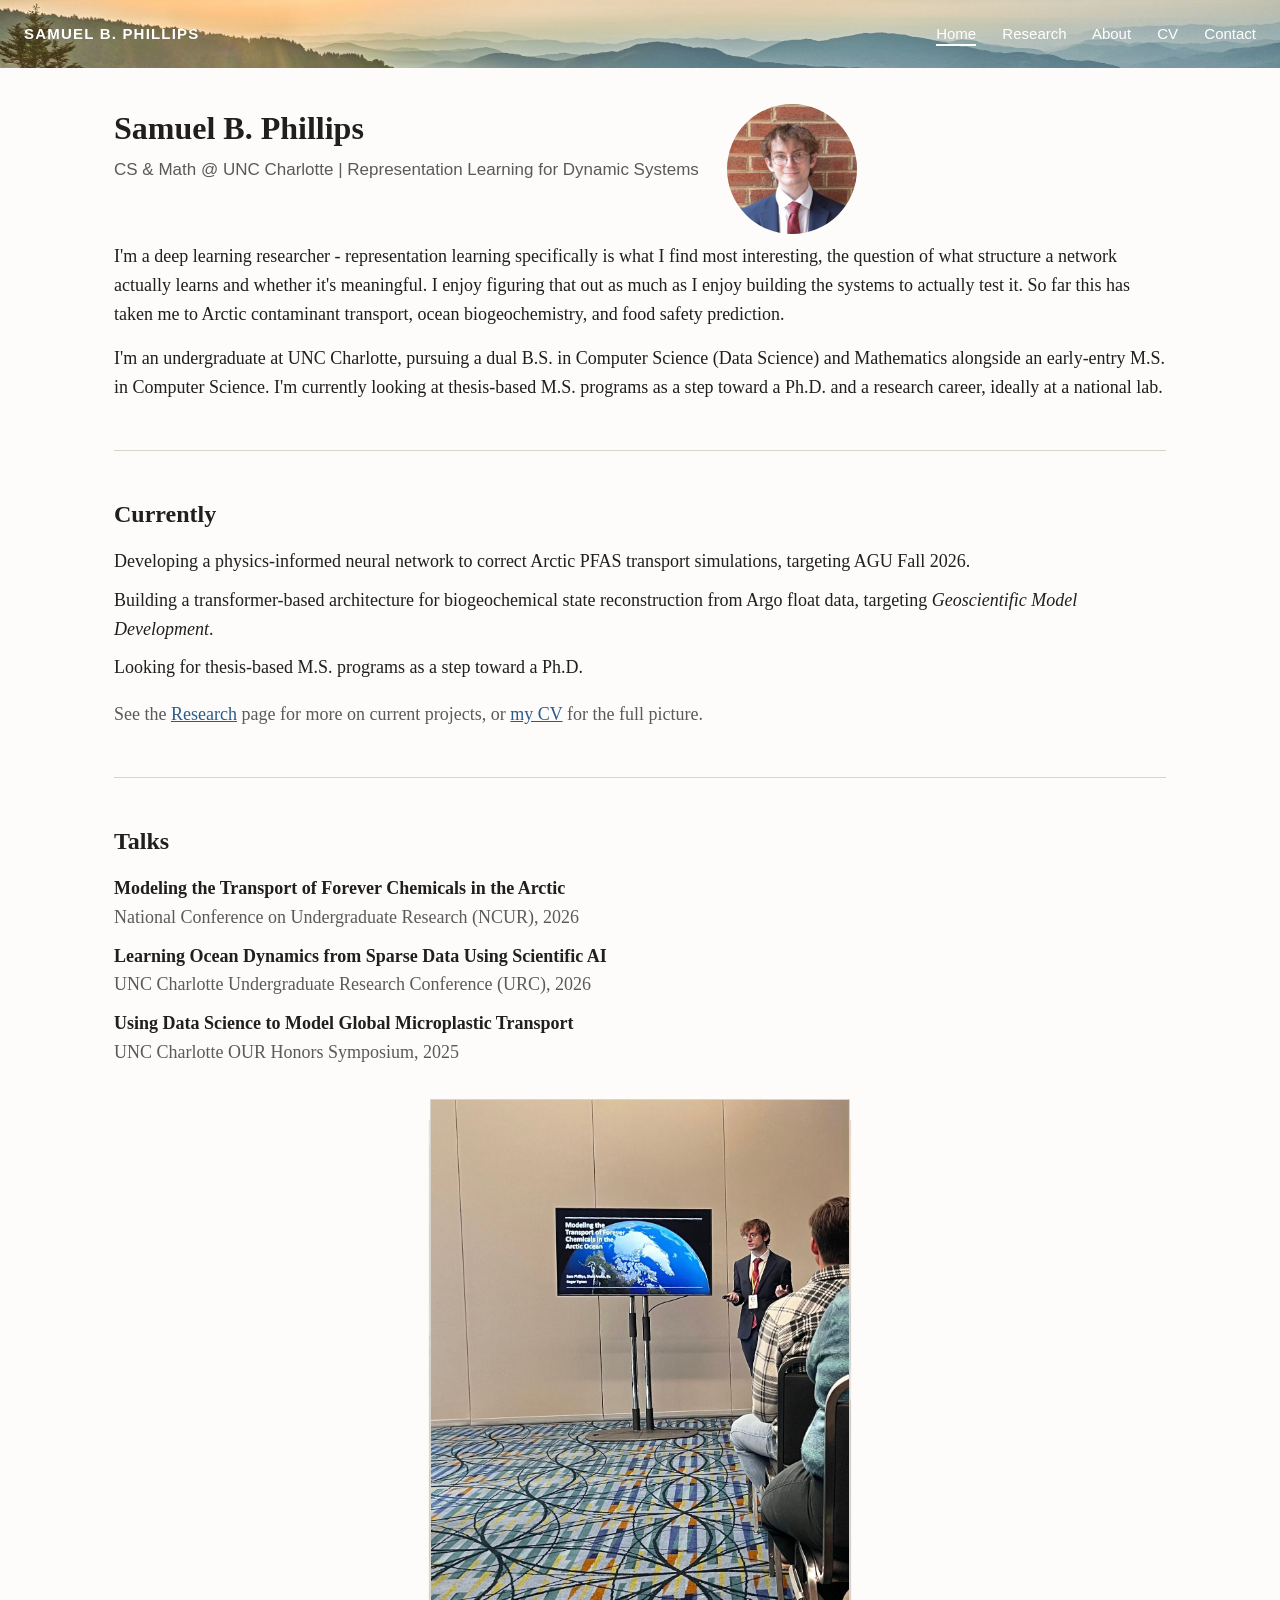
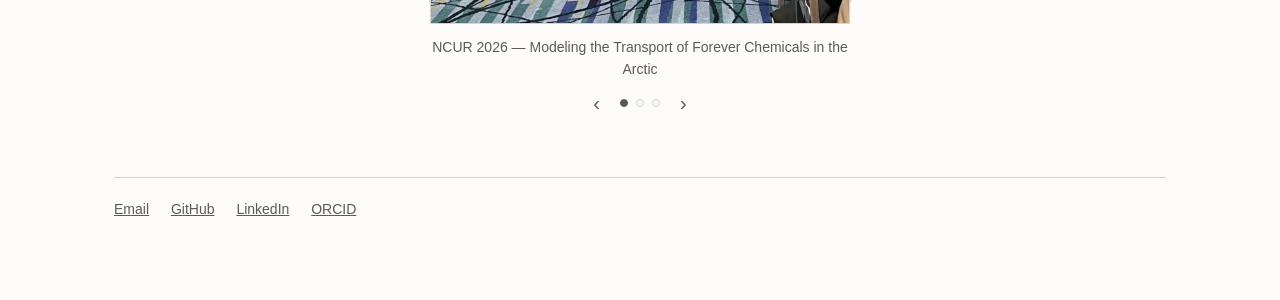
<file: index.html>
<!DOCTYPE html>
<html lang="en">
<head>
<meta charset="utf-8">
<meta name="viewport" content="width=device-width, initial-scale=1">
<title>Samuel Benjamin Phillips</title>
<meta name="description" content="Samuel B. Phillips — undergraduate researcher in data science and mathematics.">
<link rel="stylesheet" href="assets/style.css">
</head>
<body>
<header class="site-banner">
<p class="site-title"><a href="index.html">Samuel B. Phillips</a></p>
<nav class="site-nav">
<a href="index.html" class="current">Home</a>
<a href="research.html">Research</a>
<a href="about.html">About</a>
<a href="cv.html">CV</a>
<a href="contact.html">Contact</a>
</nav>
</header>
<div class="wrap">
<main>
<div class="intro">
<div class="intro-text">
<h1>Samuel B. Phillips</h1>
<p class="tagline">
            CS &amp; Math @ UNC Charlotte | Representation Learning for Dynamic Systems
</p>
</div>
<img class="intro-photo" src="assets/index_headshot.png" alt="Photo of Samuel Benjamin Phillips">
</div>
<p>
        I'm a deep learning researcher &dash; representation learning specifically is
        what I find most interesting, the question of what structure a network
        actually learns and whether it's meaningful. I enjoy figuring that out as
        much as I enjoy building the systems to actually test it. So far this has
        taken me to Arctic contaminant transport, ocean biogeochemistry, and food
        safety prediction.
</p>
<p>
        I'm an undergraduate at UNC Charlotte, pursuing a dual B.S. in Computer
        Science (Data Science) and Mathematics alongside an early-entry M.S. in
        Computer Science. I'm currently looking at thesis-based M.S. programs as a
        step toward a Ph.D. and a research career, ideally at a national lab.
</p>
<hr class="divider">
<h2>Currently</h2>
<ul class="plain">
<li>Developing a physics-informed neural network to correct Arctic PFAS
          transport simulations, targeting AGU Fall 2026.</li>
<li>Building a transformer-based architecture for biogeochemical state
          reconstruction from Argo float data, targeting <em>Geoscientific Model
          Development</em>.</li>
<li>Looking for thesis-based M.S. programs as a step toward a Ph.D.</li>
</ul>
<p class="muted">
        See the <a href="research.html">Research</a> page for more on current projects,
        or <a href="cv.html">my CV</a> for the full picture.
</p>
<hr class="divider">
<h2>Talks</h2>
<ul class="plain">
<li><strong>Modeling the Transport of Forever Chemicals in the Arctic</strong><br>
<span class="muted">National Conference on Undergraduate Research (NCUR), 2026</span></li>
<li><strong>Learning Ocean Dynamics from Sparse Data Using Scientific AI</strong><br>
<span class="muted">UNC Charlotte Undergraduate Research Conference (URC), 2026</span></li>
<li><strong>Using Data Science to Model Global Microplastic Transport</strong><br>
<span class="muted">UNC Charlotte OUR Honors Symposium, 2025</span></li>
</ul>
<div class="carousel" id="talks-carousel">
<div class="carousel-track">
<figure class="carousel-slide">
<img src="assets/NCUR_2026_Talk.jpeg" alt="Presenting at NCUR 2026">
</figure>
<figure class="carousel-slide">
<img src="assets/UNCC_URC26_talk.jpeg" alt="Presenting at UNCC URC 2026">
</figure>
<figure class="carousel-slide">
<img src="assets/Honors_symposium25_talk.webp" alt="Presenting at the UNCC OUR Honors Symposium 2025">
</figure>
</div>
<p class="carousel-caption">NCUR 2026 &mdash; Modeling the Transport of Forever Chemicals in the Arctic</p>
<div class="carousel-controls">
<button class="carousel-btn prev" aria-label="Previous photo" type="button">&#8249;</button>
<div class="carousel-dots" role="tablist" aria-label="Slide navigation">
<button class="carousel-dot is-active" type="button" aria-label="Slide 1"></button>
<button class="carousel-dot" type="button" aria-label="Slide 2"></button>
<button class="carousel-dot" type="button" aria-label="Slide 3"></button>
</div>
<button class="carousel-btn next" aria-label="Next photo" type="button">&#8250;</button>
</div>
</div>
<script>
(function () {
  var carousel = document.getElementById('talks-carousel');
  var slides = carousel.querySelectorAll('.carousel-slide');
  var dots = carousel.querySelectorAll('.carousel-dot');
  var caption = carousel.querySelector('.carousel-caption');
  var captions = [
    'NCUR 2026 — Modeling the Transport of Forever Chemicals in the Arctic',
    'UNCC URC 2026 — Learning Ocean Dynamics from Sparse Data Using Scientific AI',
    'UNCC OUR Honors Symposium 2025 — Using Data Science to Model Global Microplastic Transport'
  ];
  var index = 0;

  function show(i) {
    index = (i + slides.length) % slides.length;
    var prevIndex = (index - 1 + slides.length) % slides.length;
    var nextIndex = (index + 1) % slides.length;

    slides.forEach(function (slide, si) {
      slide.classList.remove('is-active', 'is-prev', 'is-next');
      if (si === index) slide.classList.add('is-active');
      else if (si === prevIndex) slide.classList.add('is-prev');
      else if (si === nextIndex) slide.classList.add('is-next');
    });

    caption.textContent = captions[index];

    dots.forEach(function (dot, di) {
      dot.classList.toggle('is-active', di === index);
    });
  }

  carousel.querySelector('.prev').addEventListener('click', function () {
    show(index - 1);
  });
  carousel.querySelector('.next').addEventListener('click', function () {
    show(index + 1);
  });
  dots.forEach(function (dot, di) {
    dot.addEventListener('click', function () { show(di); });
  });

  show(0);
})();
</script>
</main>
<footer>
<a href="mailto:sphill86@uncc.edu">Email</a>
<a href="https://github.com/samphillips-ml" target="_blank" rel="noopener">GitHub</a>
<a href="https://www.linkedin.com/in/sam-phillips1625/" target="_blank" rel="noopener">LinkedIn</a>
<a href="https://orcid.org/0009-0002-5877-5979" target="_blank" rel="noopener">ORCID</a>
</footer>
</div>
</body>
</html>
</file>
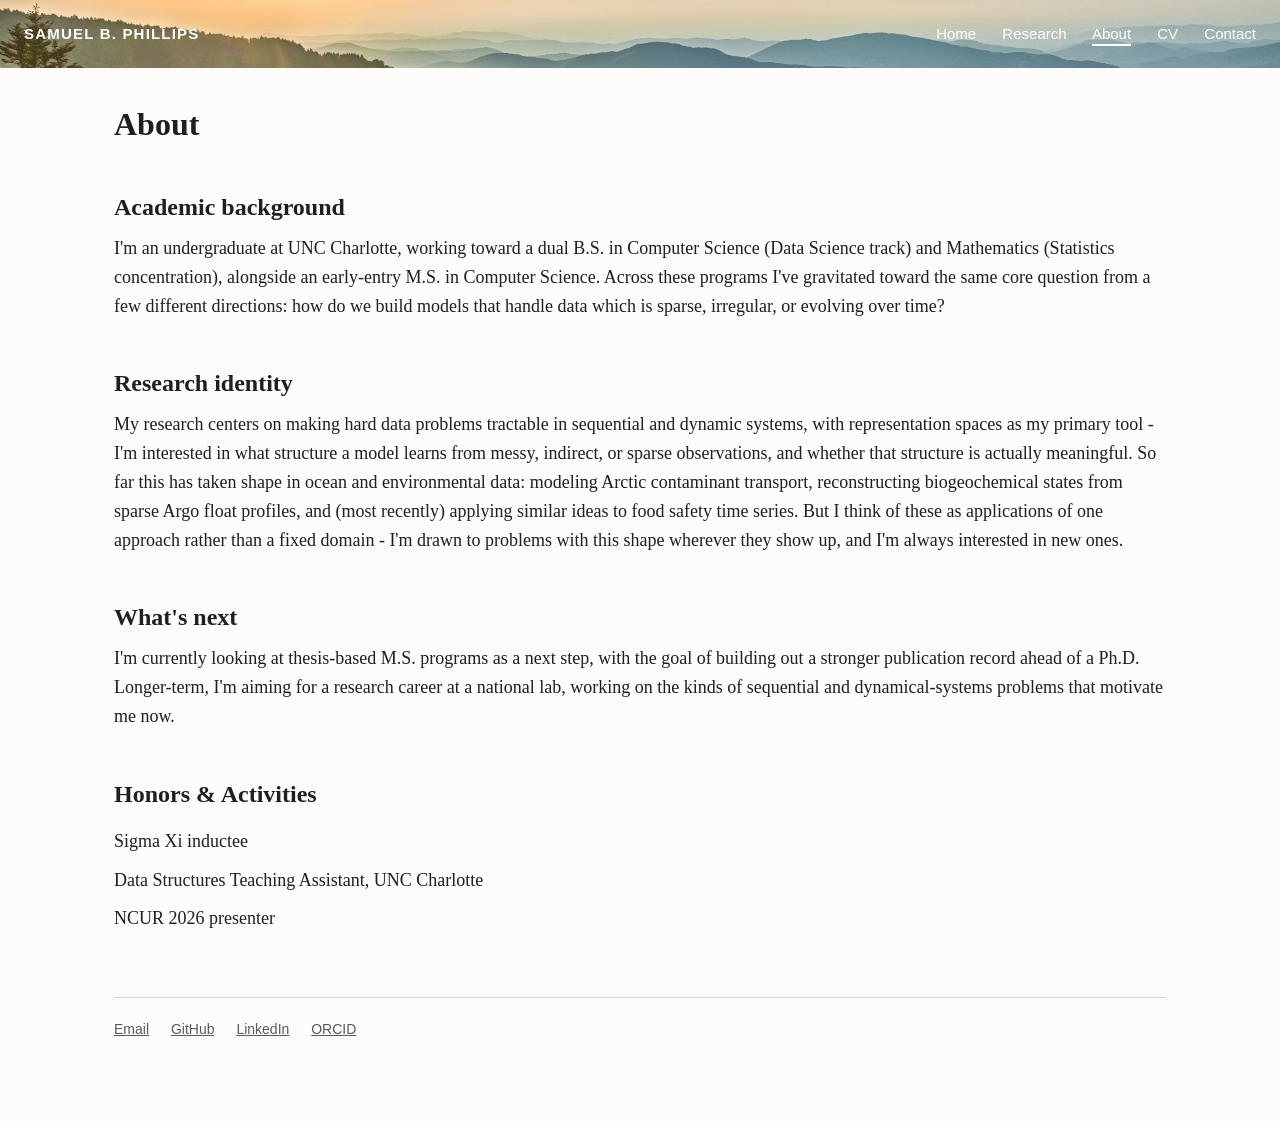
<file: about.html>
<!DOCTYPE html>
<html lang="en">
<head>
  <meta charset="utf-8">
  <meta name="viewport" content="width=device-width, initial-scale=1">
  <title>About — Samuel B. Phillips</title>
  <link rel="stylesheet" href="assets/style.css">
</head>
<body>
  <header class="site-banner">
    <p class="site-title"><a href="index.html">Samuel B. Phillips</a></p>
    <nav class="site-nav">
      <a href="index.html">Home</a>
      <a href="research.html">Research</a>
      <a href="about.html" class="current">About</a>
      <a href="cv.html">CV</a>
      <a href="contact.html">Contact</a>
    </nav>
  </header>

  <div class="wrap">
    <main>
      <h1>About</h1>

      <h2>Academic background</h2>
      <p>
        I'm an undergraduate at UNC Charlotte, working toward a dual B.S. in Computer
        Science (Data Science track) and Mathematics (Statistics concentration),
        alongside an early-entry M.S. in Computer Science. Across these programs I've
        gravitated toward the same core question from a few different directions: how
        do we build models that handle data which is sparse, irregular, or evolving
        over time?
      </p>

      <h2>Research identity</h2>
      <p>
        My research centers on making hard data problems tractable in sequential and
        dynamic systems, with representation spaces as my primary tool &dash; I'm
        interested in what structure a model learns from messy, indirect, or sparse
        observations, and whether that structure is actually meaningful. So far this
        has taken shape in ocean and environmental data: modeling Arctic contaminant
        transport, reconstructing biogeochemical states from sparse Argo float
        profiles, and (most recently) applying similar ideas to food safety time
        series. But I think of these as applications of one approach rather than a
        fixed domain &dash; I'm drawn to problems with this shape wherever they show
        up, and I'm always interested in new ones.
      </p>

      <h2>What's next</h2>
      <p>
        I'm currently looking at thesis-based M.S. programs as a next step, with the
        goal of building out a stronger publication record ahead of a Ph.D.
        Longer-term, I'm aiming for a research career at a national lab, working on
        the kinds of sequential and dynamical-systems problems that motivate me now.
      </p>

      <h2>Honors &amp; Activities</h2>
      <ul class="plain">
        <li>Sigma Xi inductee</li>
        <li>Data Structures Teaching Assistant, UNC Charlotte</li>
        <li>NCUR 2026 presenter</li>
      </ul>
    </main>

    <footer>
      <a href="mailto:sphill86@uncc.edu">Email</a>
      <a href="https://github.com/samphillips-ml" target="_blank" rel="noopener">GitHub</a>
      <a href="https://www.linkedin.com/in/sam-phillips1625/" target="_blank" rel="noopener">LinkedIn</a>
      <a href="https://orcid.org/0009-0002-5877-5979" target="_blank" rel="noopener">ORCID</a>
    </footer>
  </div>
</body>
</html>
</file>
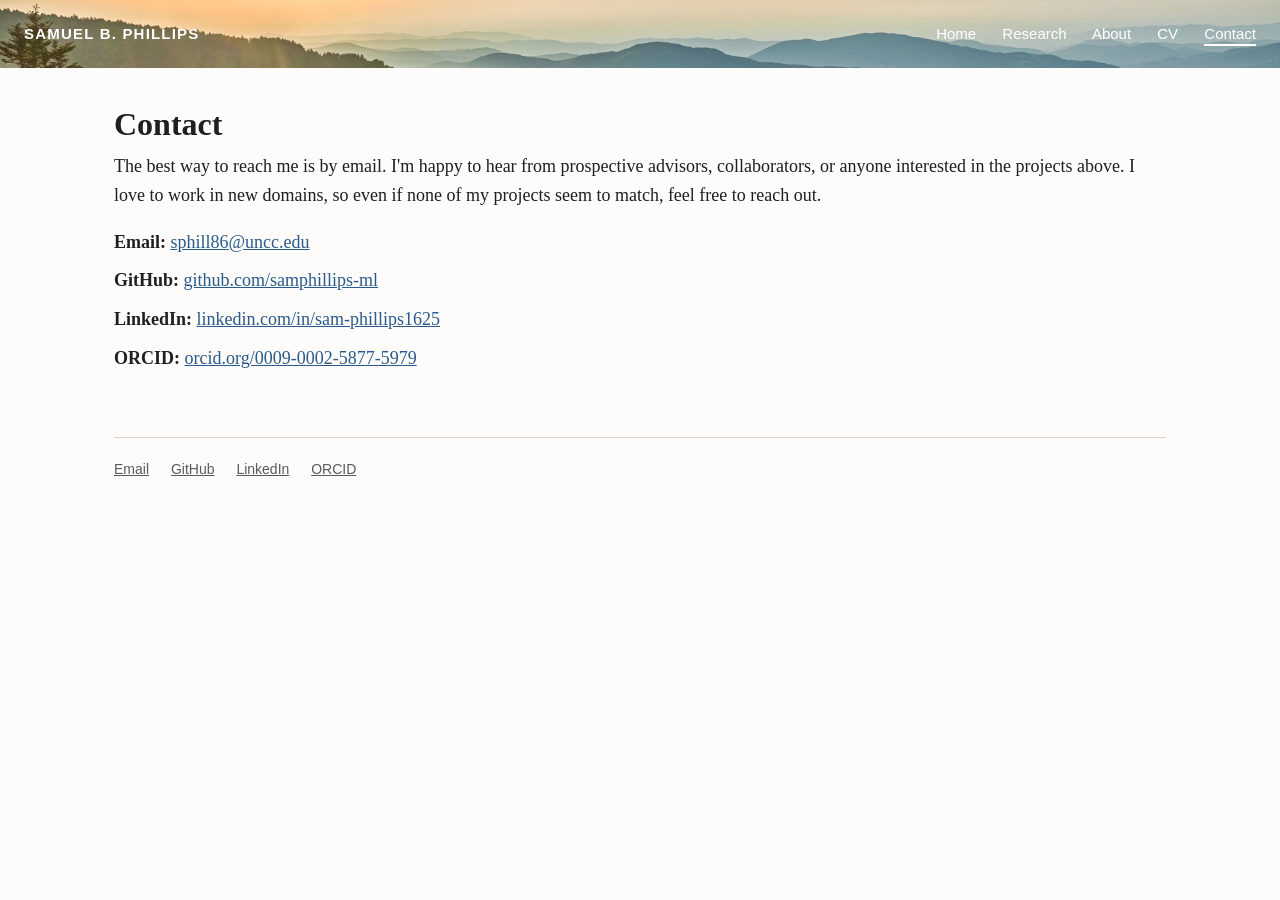
<file: contact.html>
<!DOCTYPE html>
<html lang="en">
<head>
<meta charset="utf-8">
<meta name="viewport" content="width=device-width, initial-scale=1">
<title>Contact — Samuel B. Phillips</title>
<link rel="stylesheet" href="assets/style.css">
</head>
<body>
<header class="site-banner">
<p class="site-title"><a href="index.html">Samuel B. Phillips</a></p>
<nav class="site-nav">
<a href="index.html">Home</a>
<a href="research.html">Research</a>
<a href="about.html">About</a>
<a href="cv.html">CV</a>
<a href="contact.html" class="current">Contact</a>
</nav>
</header>
<div class="wrap">
<main>
<h1>Contact</h1>
<p>
        The best way to reach me is by email. I'm happy to hear from prospective
        advisors, collaborators, or anyone interested in the projects above. I love to work in new domains,
        so even if none of my projects seem to match, feel free to reach out.
</p>
<ul class="plain">
<li><strong>Email:</strong> <a href="mailto:sphill86@uncc.edu">sphill86@uncc.edu</a></li>
<li><strong>GitHub:</strong> <a href="https://github.com/samphillips-ml" target="_blank" rel="noopener">github.com/samphillips-ml</a></li>
<li><strong>LinkedIn:</strong> <a href="https://www.linkedin.com/in/sam-phillips1625/" target="_blank" rel="noopener">linkedin.com/in/sam-phillips1625</a></li>
<li><strong>ORCID:</strong> <a href="https://orcid.org/0009-0002-5877-5979" target="_blank" rel="noopener">orcid.org/0009-0002-5877-5979</a></li>
</ul>
</main>
<footer>
<a href="mailto:sphill86@uncc.edu">Email</a>
<a href="https://github.com/samphillips-ml" target="_blank" rel="noopener">GitHub</a>
<a href="https://www.linkedin.com/in/sam-phillips1625/" target="_blank" rel="noopener">LinkedIn</a>
<a href="https://orcid.org/0009-0002-5877-5979" target="_blank" rel="noopener">ORCID</a>
</footer>
</div>
</body>
</html>
</file>
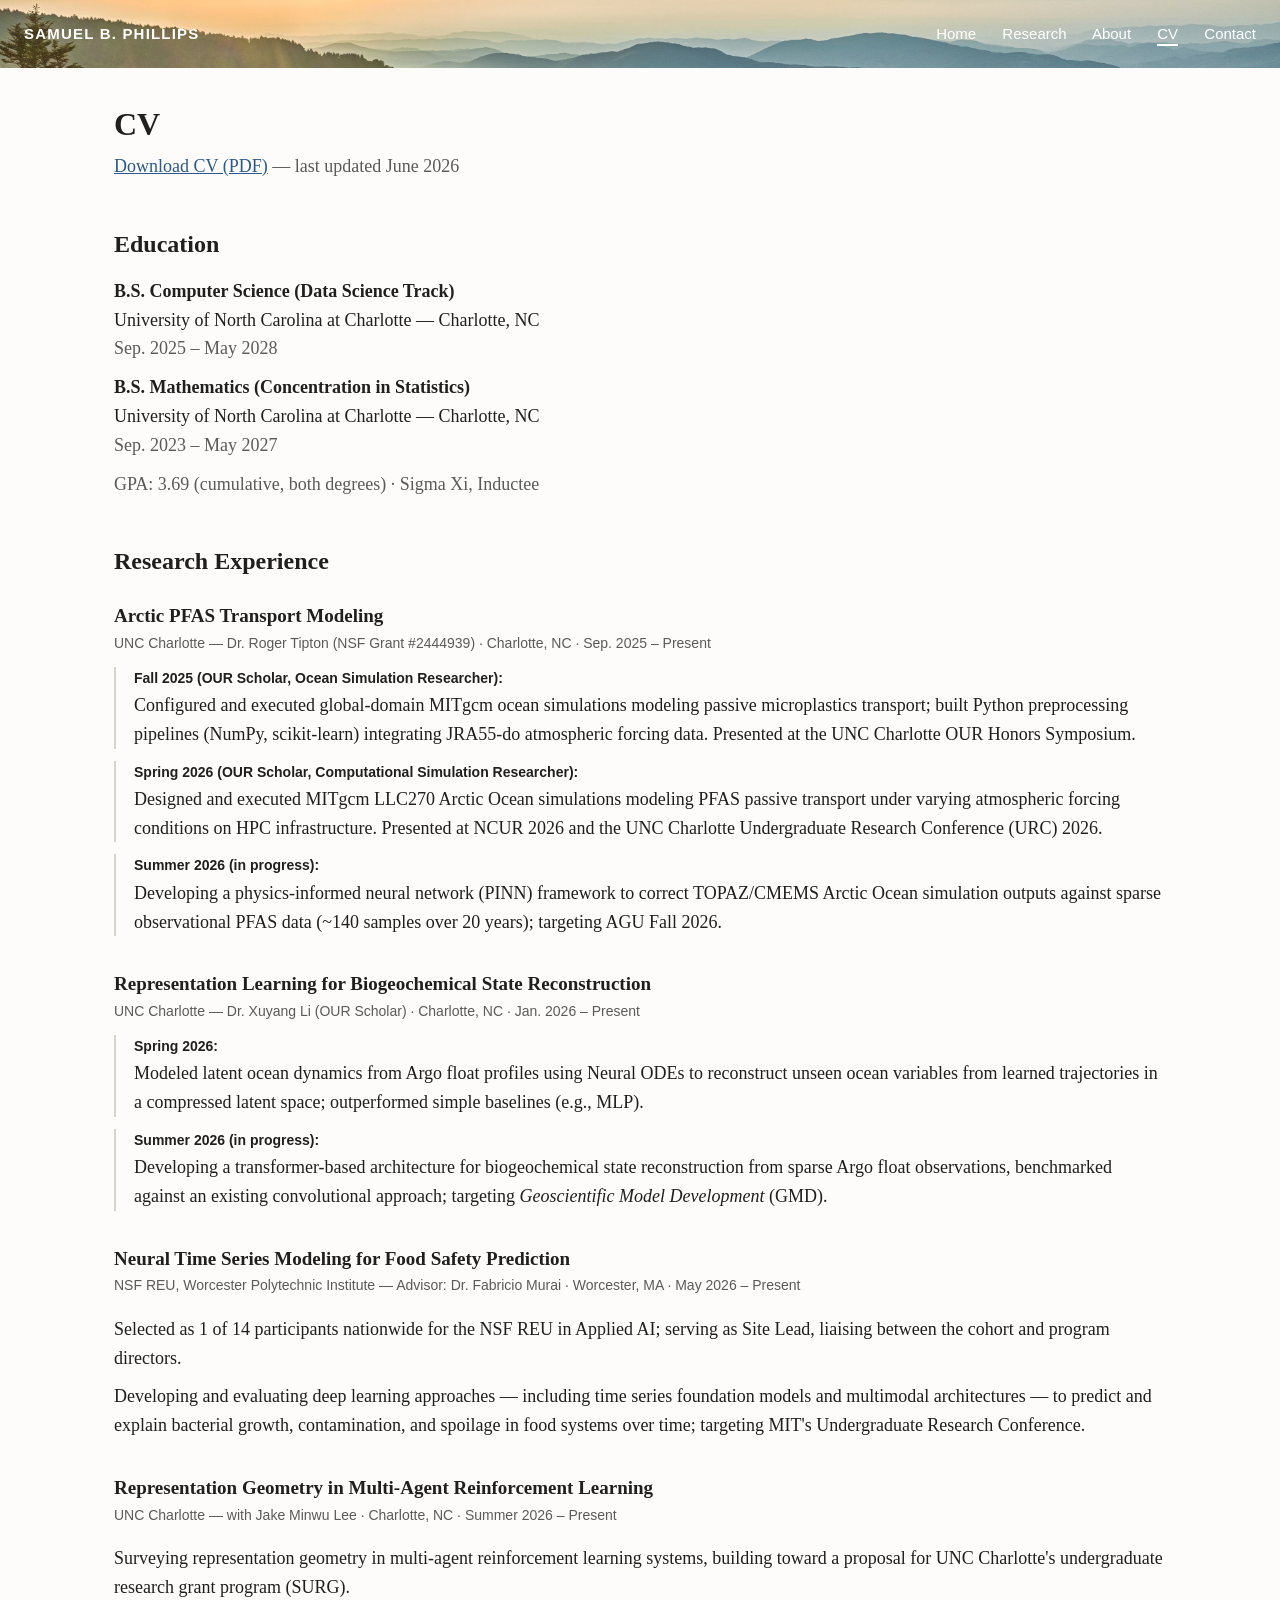
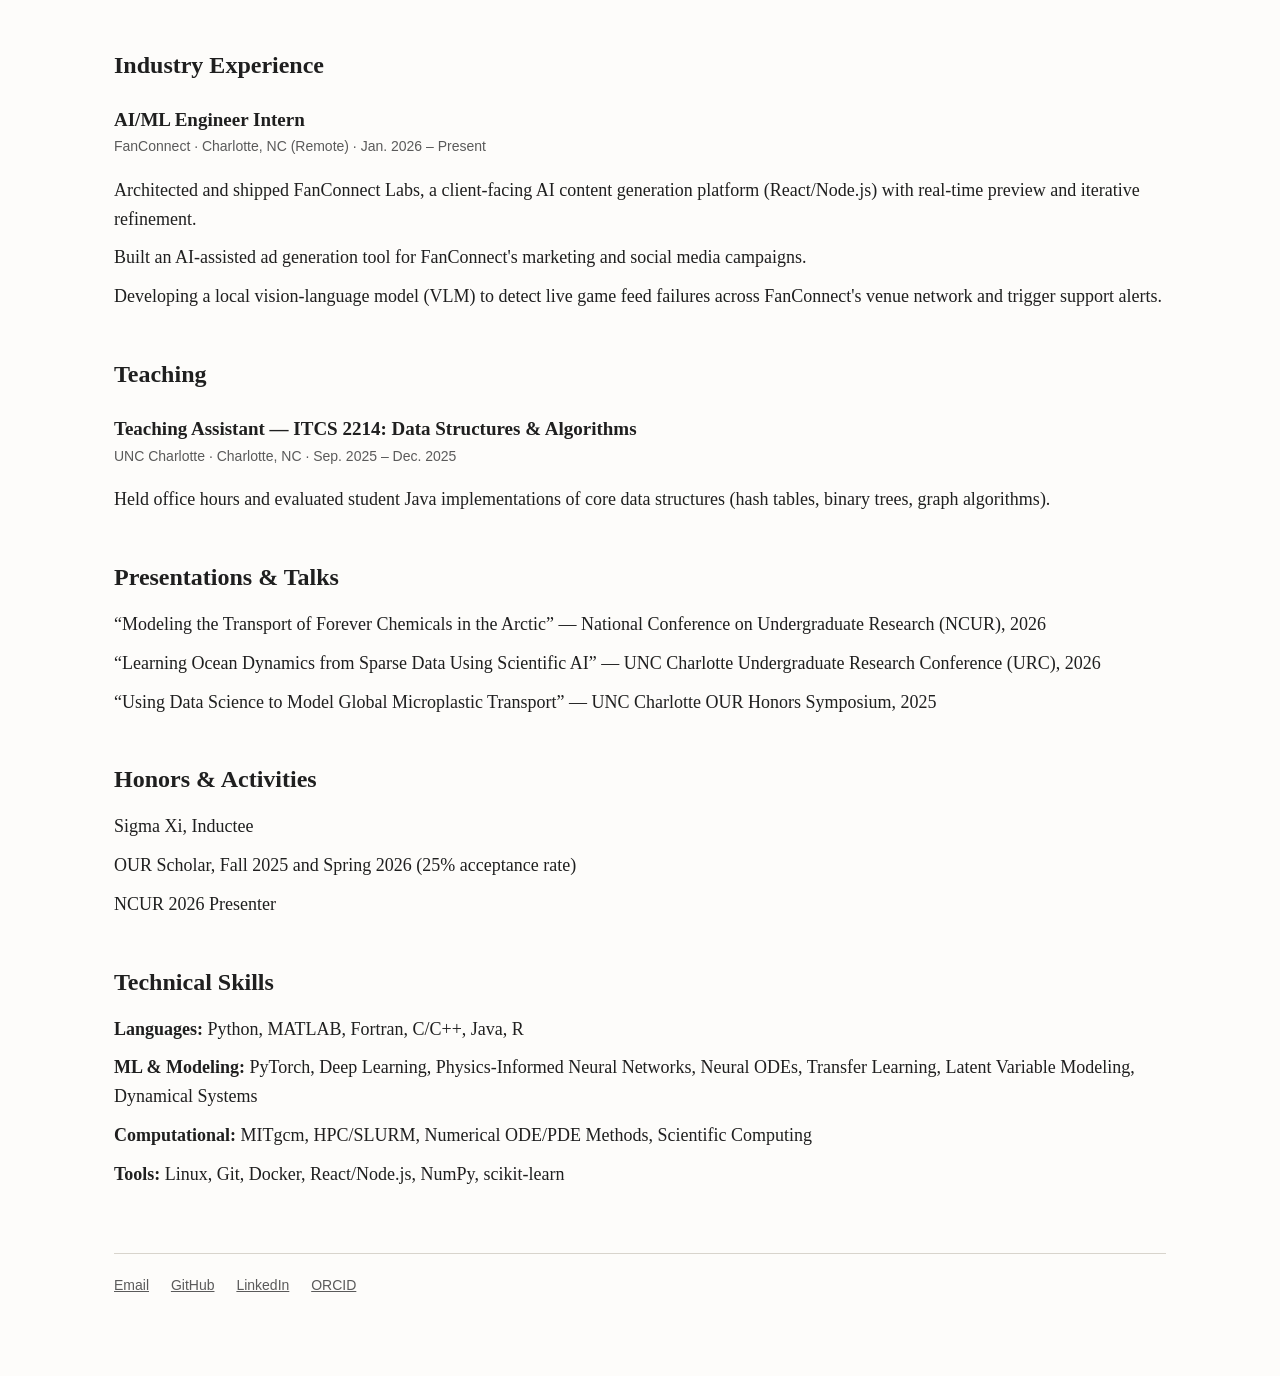
<file: cv.html>
<!DOCTYPE html>
<html lang="en">
<head>
  <meta charset="utf-8">
  <meta name="viewport" content="width=device-width, initial-scale=1">
  <title>CV — Samuel B. Phillips</title>
  <link rel="stylesheet" href="assets/style.css">
</head>
<body>
  <header class="site-banner">
    <p class="site-title"><a href="index.html">Samuel B. Phillips</a></p>
    <nav class="site-nav">
      <a href="index.html">Home</a>
      <a href="research.html">Research</a>
      <a href="about.html">About</a>
      <a href="cv.html" class="current">CV</a>
      <a href="contact.html">Contact</a>
    </nav>
  </header>

  <div class="wrap">
    <main>
      <h1>CV</h1>

      <p>
        <a href="assets/CV.pdf">Download CV (PDF)</a>
        <span class="muted">— last updated June 2026</span>
      </p>

      <h2>Education</h2>
      <ul class="plain">
        <li>
          <strong>B.S. Computer Science (Data Science Track)</strong><br>
          University of North Carolina at Charlotte &mdash; Charlotte, NC<br>
          <span class="muted">Sep. 2025 – May 2028</span>
        </li>
        <li>
          <strong>B.S. Mathematics (Concentration in Statistics)</strong><br>
          University of North Carolina at Charlotte &mdash; Charlotte, NC<br>
          <span class="muted">Sep. 2023 – May 2027</span>
        </li>
        <li class="muted">GPA: 3.69 (cumulative, both degrees) &middot; Sigma Xi, Inductee</li>
      </ul>

      <h2>Research Experience</h2>

      <div class="entry">
        <h3>Arctic PFAS Transport Modeling</h3>
        <p class="meta">UNC Charlotte &mdash; Dr. Roger Tipton (NSF Grant #2444939) &middot; Charlotte, NC &middot; Sep. 2025 – Present</p>
        <ul class="phases">
          <li><strong>Fall 2025 (OUR Scholar, Ocean Simulation Researcher):</strong> Configured and
            executed global-domain MITgcm ocean simulations modeling passive microplastics
            transport; built Python preprocessing pipelines (NumPy, scikit-learn) integrating
            JRA55-do atmospheric forcing data. Presented at the UNC Charlotte OUR Honors
            Symposium.</li>
          <li><strong>Spring 2026 (OUR Scholar, Computational Simulation Researcher):</strong>
            Designed and executed MITgcm LLC270 Arctic Ocean simulations modeling PFAS passive
            transport under varying atmospheric forcing conditions on HPC infrastructure.
            Presented at NCUR 2026 and the UNC Charlotte Undergraduate Research Conference (URC)
            2026.</li>
          <li><strong>Summer 2026 (in progress):</strong> Developing a physics-informed neural
            network (PINN) framework to correct TOPAZ/CMEMS Arctic Ocean simulation outputs
            against sparse observational PFAS data (~140 samples over 20 years); targeting AGU
            Fall 2026.</li>
        </ul>
      </div>

      <div class="entry">
        <h3>Representation Learning for Biogeochemical State Reconstruction</h3>
        <p class="meta">UNC Charlotte &mdash; Dr. Xuyang Li (OUR Scholar) &middot; Charlotte, NC &middot; Jan. 2026 – Present</p>
        <ul class="phases">
          <li><strong>Spring 2026:</strong> Modeled latent ocean dynamics from Argo float profiles
            using Neural ODEs to reconstruct unseen ocean variables from learned trajectories in a
            compressed latent space; outperformed simple baselines (e.g., MLP).</li>
          <li><strong>Summer 2026 (in progress):</strong> Developing a transformer-based
            architecture for biogeochemical state reconstruction from sparse Argo float
            observations, benchmarked against an existing convolutional approach; targeting
            <em>Geoscientific Model Development</em> (GMD).</li>
        </ul>
      </div>

      <div class="entry">
        <h3>Neural Time Series Modeling for Food Safety Prediction</h3>
        <p class="meta">NSF REU, Worcester Polytechnic Institute &mdash; Advisor: Dr. Fabricio Murai &middot; Worcester, MA &middot; May 2026 – Present</p>
        <ul class="plain">
          <li>Selected as 1 of 14 participants nationwide for the NSF REU in Applied AI; serving as
            Site Lead, liaising between the cohort and program directors.</li>
          <li>Developing and evaluating deep learning approaches &mdash; including time series
            foundation models and multimodal architectures &mdash; to predict and explain
            bacterial growth, contamination, and spoilage in food systems over time; targeting
            MIT's Undergraduate Research Conference.</li>
        </ul>
      </div>

      <div class="entry">
        <h3>Representation Geometry in Multi-Agent Reinforcement Learning</h3>
        <p class="meta">UNC Charlotte &mdash; with Jake Minwu Lee &middot; Charlotte, NC &middot; Summer 2026 – Present</p>
        <ul class="plain">
          <li>Surveying representation geometry in multi-agent reinforcement learning systems,
            building toward a proposal for UNC Charlotte's undergraduate research grant program
            (SURG).</li>
        </ul>
      </div>

      <h2>Industry Experience</h2>

      <div class="entry">
        <h3>AI/ML Engineer Intern</h3>
        <p class="meta">FanConnect &middot; Charlotte, NC (Remote) &middot; Jan. 2026 – Present</p>
        <ul class="plain">
          <li>Architected and shipped FanConnect Labs, a client-facing AI content generation
            platform (React/Node.js) with real-time preview and iterative refinement.</li>
          <li>Built an AI-assisted ad generation tool for FanConnect's marketing and social media
            campaigns.</li>
          <li>Developing a local vision-language model (VLM) to detect live game feed failures
            across FanConnect's venue network and trigger support alerts.</li>
        </ul>
      </div>

      <h2>Teaching</h2>

      <div class="entry">
        <h3>Teaching Assistant &mdash; ITCS 2214: Data Structures &amp; Algorithms</h3>
        <p class="meta">UNC Charlotte &middot; Charlotte, NC &middot; Sep. 2025 – Dec. 2025</p>
        <ul class="plain">
          <li>Held office hours and evaluated student Java implementations of core data structures
            (hash tables, binary trees, graph algorithms).</li>
        </ul>
      </div>

      <h2>Presentations &amp; Talks</h2>
      <ul class="plain">
        <li>&ldquo;Modeling the Transport of Forever Chemicals in the Arctic&rdquo; &mdash;
          National Conference on Undergraduate Research (NCUR), 2026</li>
        <li>&ldquo;Learning Ocean Dynamics from Sparse Data Using Scientific AI&rdquo; &mdash;
          UNC Charlotte Undergraduate Research Conference (URC), 2026</li>
        <li>&ldquo;Using Data Science to Model Global Microplastic Transport&rdquo; &mdash;
          UNC Charlotte OUR Honors Symposium, 2025</li>
      </ul>

      <h2>Honors &amp; Activities</h2>
      <ul class="plain">
        <li>Sigma Xi, Inductee</li>
        <li>OUR Scholar, Fall 2025 and Spring 2026 (25% acceptance rate)</li>
        <li>NCUR 2026 Presenter</li>
      </ul>

      <h2>Technical Skills</h2>
      <ul class="plain">
        <li><strong>Languages:</strong> Python, MATLAB, Fortran, C/C++, Java, R</li>
        <li><strong>ML &amp; Modeling:</strong> PyTorch, Deep Learning, Physics-Informed Neural
          Networks, Neural ODEs, Transfer Learning, Latent Variable Modeling, Dynamical Systems</li>
        <li><strong>Computational:</strong> MITgcm, HPC/SLURM, Numerical ODE/PDE Methods,
          Scientific Computing</li>
        <li><strong>Tools:</strong> Linux, Git, Docker, React/Node.js, NumPy, scikit-learn</li>
      </ul>
    </main>

    <footer>
      <a href="mailto:sphill86@uncc.edu">Email</a>
      <a href="https://github.com/samphillips-ml" target="_blank" rel="noopener">GitHub</a>
      <a href="https://www.linkedin.com/in/sam-phillips1625/" target="_blank" rel="noopener">LinkedIn</a>
      <a href="https://orcid.org/0009-0002-5877-5979" target="_blank" rel="noopener">ORCID</a>
    </footer>
  </div>
</body>
</html>
</file>
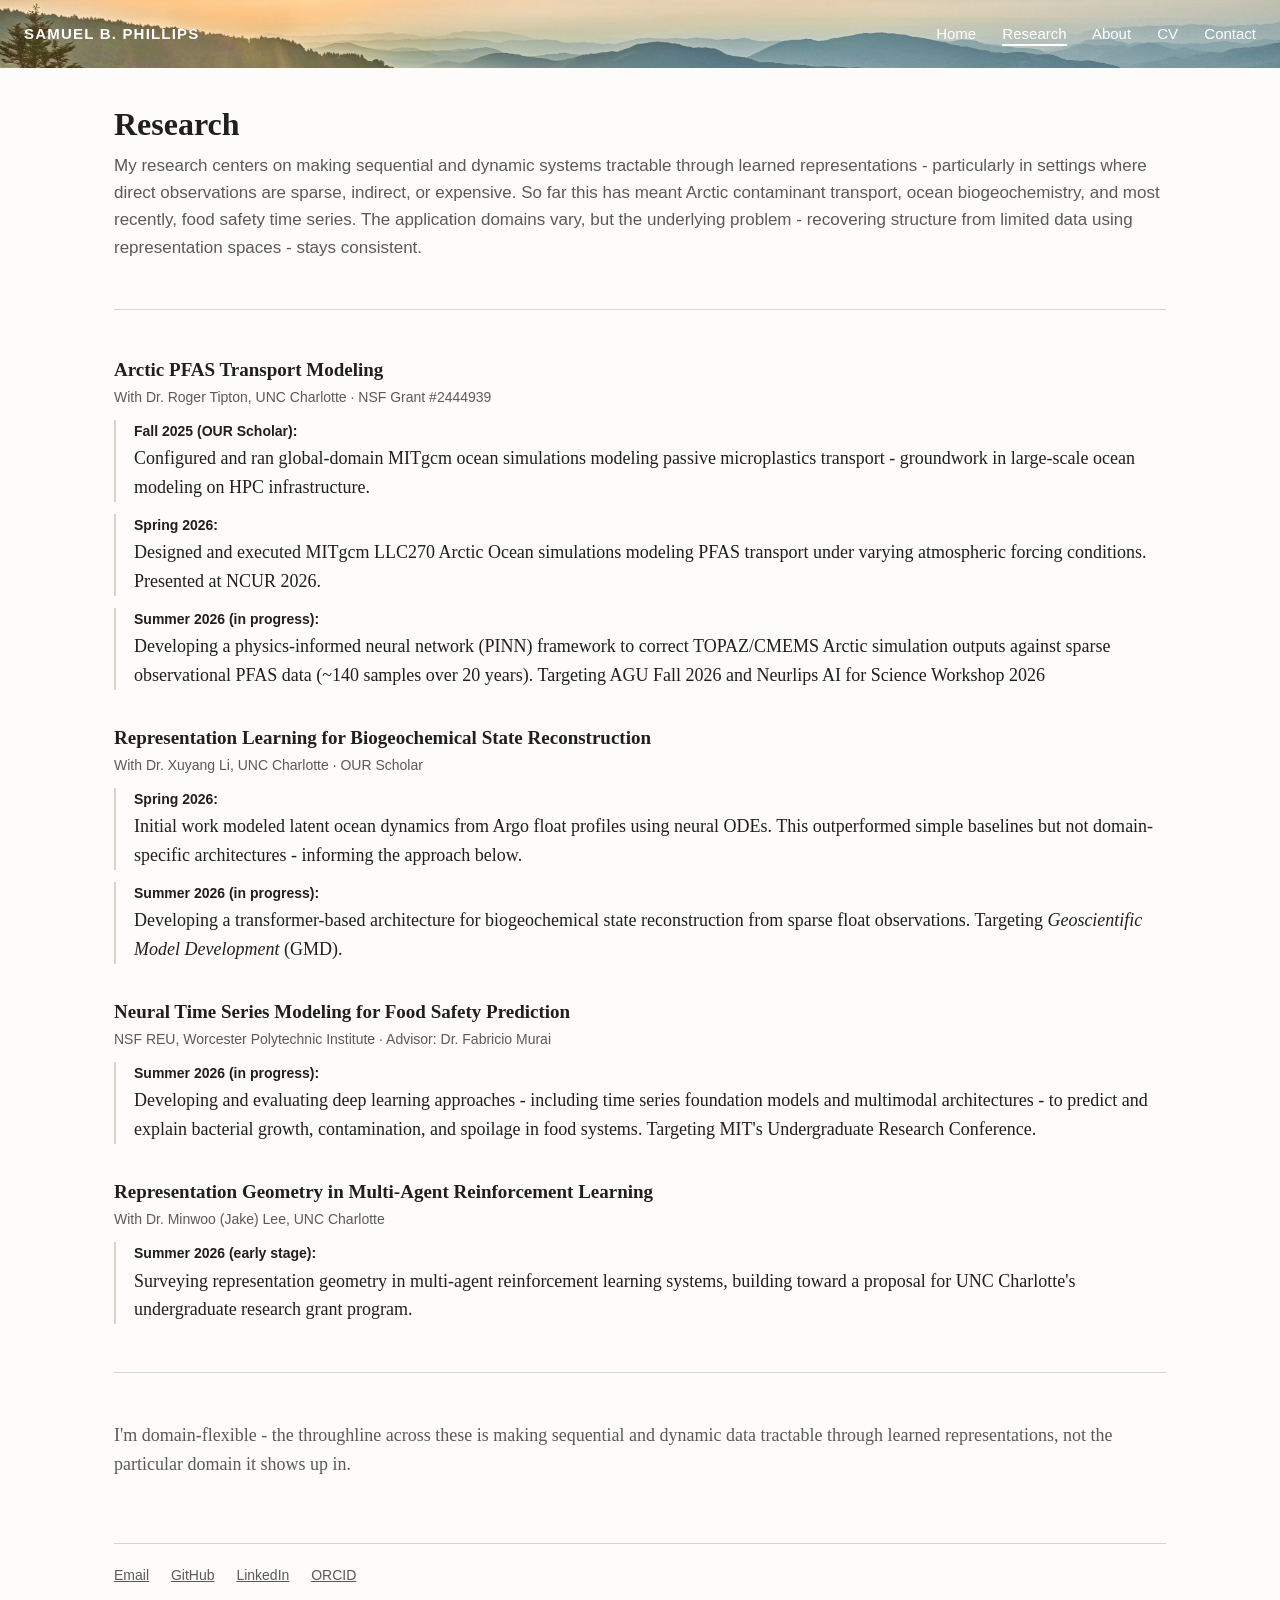
<file: research.html>
<!DOCTYPE html>
<html lang="en">
<head>
<meta charset="utf-8">
<meta name="viewport" content="width=device-width, initial-scale=1">
<title>Research — Samuel B. Phillips</title>
<link rel="stylesheet" href="assets/style.css">
</head>
<body>
<header class="site-banner">
<p class="site-title"><a href="index.html">Samuel B. Phillips</a></p>
<nav class="site-nav">
<a href="index.html">Home</a>
<a href="research.html" class="current">Research</a>
<a href="about.html">About</a>
<a href="cv.html">CV</a>
<a href="contact.html">Contact</a>
</nav>
</header>
<div class="wrap">
<main>
<h1>Research</h1>
<p class="tagline">
        My research centers on making sequential and dynamic systems tractable
        through learned representations &dash; particularly in settings where direct
        observations are sparse, indirect, or expensive. So far this has meant Arctic
        contaminant transport, ocean biogeochemistry, and most recently, food safety
        time series. The application domains vary, but the underlying problem &dash;
        recovering structure from limited data using representation spaces &dash;
        stays consistent.
</p>
<hr class="divider">

<div class="entry">
<h3>Arctic PFAS Transport Modeling</h3>
<p class="meta">With Dr. Roger Tipton, UNC Charlotte &middot; NSF Grant #2444939</p>
<ul class="phases">
<li><strong>Fall 2025 (OUR Scholar):</strong> Configured and ran global-domain
          MITgcm ocean simulations modeling passive microplastics transport &dash;
          groundwork in large-scale ocean modeling on HPC infrastructure.</li>
<li><strong>Spring 2026:</strong> Designed and executed MITgcm LLC270 Arctic
          Ocean simulations modeling PFAS transport under varying atmospheric
          forcing conditions. Presented at NCUR 2026.</li>
<li><strong>Summer 2026 (in progress):</strong> Developing a physics-informed
          neural network (PINN) framework to correct TOPAZ/CMEMS Arctic simulation
          outputs against sparse observational PFAS data (~140 samples over 20
          years). Targeting AGU Fall 2026 and Neurlips AI for Science Workshop 2026</li>
</ul>
<div class="links">
<!-- <a href="#">Code</a> -->
<!-- <a href="#">NCUR Slides</a> -->
</div>
</div>

<div class="entry">
<h3>Representation Learning for Biogeochemical State Reconstruction</h3>
<p class="meta">With Dr. Xuyang Li, UNC Charlotte &middot; OUR Scholar</p>
<ul class="phases">
<li><strong>Spring 2026:</strong> Initial work modeled latent ocean dynamics
          from Argo float profiles using neural ODEs. This outperformed simple
          baselines but not domain-specific architectures &dash; informing the
          approach below.</li>
<li><strong>Summer 2026 (in progress):</strong> Developing a transformer-based
          architecture for biogeochemical state reconstruction from sparse float
          observations. Targeting <em>Geoscientific Model
          Development</em> (GMD).</li>
</ul>
<div class="links">
<!-- <a href="#">Code</a> -->
</div>
</div>

<div class="entry">
<h3>Neural Time Series Modeling for Food Safety Prediction</h3>
<p class="meta">NSF REU, Worcester Polytechnic Institute &middot; Advisor: Dr.
        Fabricio Murai</p>
<ul class="phases">
<li><strong>Summer 2026 (in progress):</strong> Developing and evaluating deep
          learning approaches &dash; including time series foundation models and
          multimodal architectures &dash; to predict and explain bacterial growth,
          contamination, and spoilage in food systems. Targeting MIT's
          Undergraduate Research Conference.</li>
</ul>
<div class="links">
<!-- <a href="#">Poster</a> -->
</div>
</div>

<div class="entry">
<h3>Representation Geometry in Multi-Agent Reinforcement Learning</h3>
<p class="meta">With Dr. Minwoo (Jake) Lee, UNC Charlotte</p>
<ul class="phases">
<li><strong>Summer 2026 (early stage):</strong> Surveying representation
          geometry in multi-agent reinforcement learning systems, building toward
          a proposal for UNC Charlotte's undergraduate research grant program.</li>
</ul>
</div>

<hr class="divider">
<p class="muted">
        I'm domain-flexible &dash; the throughline across these is making sequential
        and dynamic data tractable through learned representations, not the
        particular domain it shows up in.
</p>
</main>
<footer>
<a href="mailto:sphill86@uncc.edu">Email</a>
<a href="https://github.com/samphillips-ml" target="_blank" rel="noopener">GitHub</a>
<a href="https://www.linkedin.com/in/sam-phillips1625/" target="_blank" rel="noopener">LinkedIn</a>
<a href="https://orcid.org/0009-0002-5877-5979" target="_blank" rel="noopener">ORCID</a>
</footer>
</div>
</body>
</html>
</file>
<file: assets/style.css>
:root {
  --text: #1f1f1f;
  --muted: #5a5a5a;
  --link: #2a5a8c;
  --link-visited: #5a3f7c;
  --rule: #d8d4cc;
  --bg: #fdfcfa;
  --max-width: 1100px;
  --serif: "Iowan Old Style", "Palatino Linotype", Palatino, Georgia, "Times New Roman", serif;
  --sans: -apple-system, "Segoe UI", Helvetica, Arial, sans-serif;
}

* {
  box-sizing: border-box;
}

html {
  -webkit-text-size-adjust: 100%;
}

body {
  margin: 0;
  padding: 0;
  background: var(--bg);
  color: var(--text);
  font-family: var(--serif);
  font-size: 18px;
  line-height: 1.6;
}

.wrap {
  max-width: var(--max-width);
  margin: 0 auto;
  padding: 0 24px 80px;
}


.site-banner {
  display: flex;
  flex-wrap: wrap;
  justify-content: space-between;
  align-items: center;
  gap: 12px;
  padding: 22px 24px;
  margin-bottom: 36px;
  background-image: url('navbar_background.png');
  background-size: cover;
  background-position: center;
}

.site-title {
  font-family: var(--sans);
  font-size: 15px;
  font-weight: bold;
  letter-spacing: 0.08em;
  text-transform: uppercase;
  color: #fff;
  margin: 0;
}

.site-title a,
.site-title a:visited {
  color: #fff;
  text-decoration: none;
}

nav.site-nav {
  font-family: var(--sans);
  font-size: 15px;
}

nav.site-nav a {
  color: #fff;
  text-decoration: none;
  margin-right: 22px;
}

nav.site-nav a:last-child {
  margin-right: 0;
}

nav.site-nav a:hover {
  color: #d8d4cc;
}

nav.site-nav a.current {
  border-bottom: 2px solid #fff;
  padding-bottom: 2px;
}

@media (max-width: 540px) {
  .site-banner {
    flex-direction: column;
    align-items: flex-start;
  }
}


h1, h2, h3 {
  font-family: var(--serif);
  font-weight: 600;
  line-height: 1.25;
}

h1 {
  font-size: 32px;
  margin: 0 0 8px;
}

h2 {
  font-size: 24px;
  margin: 48px 0 12px;
}

h3 {
  font-size: 19px;
  margin: 28px 0 6px;
}

p {
  margin: 0 0 16px;
}

a {
  color: var(--link);
}

a:visited {
  color: var(--link-visited);
}

.muted {
  color: var(--muted);
}

.tagline {
  font-family: var(--sans);
  font-size: 17px;
  color: var(--muted);
  margin: 0 0 32px;
}

hr.divider {
  border: none;
  border-top: 1px solid var(--rule);
  margin: 48px 0;
}


.intro {
  display: flex;
  gap: 28px;
  align-items: flex-start;
  margin-bottom: 8px;
}

.intro-photo {
  width: 130px;
  height: 130px;
  border-radius: 50%;
  object-fit: cover;
  flex-shrink: 0;
  background: #ece8e0;
}

.intro-text h1 {
  margin-top: 4px;
}

@media (max-width: 540px) {
  .intro {
    flex-direction: column;
  }
  .intro-photo {
    width: 100px;
    height: 100px;
  }
}


.entry {
  margin-bottom: 36px;
}

.entry h3 {
  margin-bottom: 4px;
}

.entry .meta {
  font-family: var(--sans);
  font-size: 14px;
  color: var(--muted);
  margin-bottom: 8px;
}

.entry .status {
  display: inline-block;
  font-family: var(--sans);
  font-size: 12px;
  letter-spacing: 0.04em;
  text-transform: uppercase;
  color: var(--muted);
  border: 1px solid var(--rule);
  border-radius: 3px;
  padding: 2px 8px;
  margin-top: 4px;
}

.entry .links {
  font-family: var(--sans);
  font-size: 14px;
  margin-top: 8px;
}

.entry .links a {
  margin-right: 16px;
}


ul.plain {
  padding-left: 0;
  list-style: none;
}

ul.plain li {
  margin-bottom: 10px;
}


footer {
  margin-top: 64px;
  padding-top: 20px;
  border-top: 1px solid var(--rule);
  font-family: var(--sans);
  font-size: 14px;
  color: var(--muted);
}

footer a {
  color: var(--muted);
  margin-right: 18px;
}

footer a:hover {
  color: var(--link);
}


a:focus,
nav.site-nav a:focus {
  outline: 2px solid var(--link);
  outline-offset: 2px;
}

@media (prefers-reduced-motion: reduce) {
  * {
    transition: none !important;
  }
}
ul.phases {
  list-style: none;
  padding-left: 0;
  margin: 12px 0 4px;
}

ul.phases li {
  margin-bottom: 12px;
  padding-left: 18px;
  border-left: 2px solid var(--rule);
}

ul.phases li strong {
  font-family: var(--sans);
  font-size: 14px;
  font-weight: 600;
  display: block;
  margin-bottom: 2px;
}

/* ---------- Talks photo carousel ---------- */

.carousel {
  position: relative;
  max-width: 420px;
  margin: 32px auto 0;
}

.carousel-track {
  position: relative;
  aspect-ratio: 4 / 5;
}

.carousel-slide {
  position: absolute;
  inset: 0;
  margin: 0;
  opacity: 0;
  transform: scale(0.88);
  z-index: 1;
  transition: transform 0.4s ease, opacity 0.4s ease;
  pointer-events: none;
}

.carousel-slide img {
  display: block;
  width: 100%;
  height: 100%;
  object-fit: cover;
  border: 1px solid var(--rule);
}

.carousel-slide.is-prev,
.carousel-slide.is-next {
  opacity: 0.55;
  z-index: 2;
}

.carousel-slide.is-prev {
  transform: translateX(-18px) scale(0.92);
}

.carousel-slide.is-next {
  transform: translateX(18px) scale(0.92);
}

.carousel-slide.is-active {
  opacity: 1;
  transform: scale(1);
  z-index: 3;
  pointer-events: auto;
}

.carousel-caption {
  font-family: var(--sans);
  font-size: 14px;
  color: var(--muted);
  text-align: center;
  margin: 12px 0 0;
}

.carousel-controls {
  display: flex;
  align-items: center;
  justify-content: center;
  gap: 16px;
  margin-top: 12px;
}

.carousel-btn {
  background: none;
  border: none;
  font-family: var(--sans);
  font-size: 20px;
  line-height: 1;
  color: var(--muted);
  cursor: pointer;
  padding: 0 4px;
}

.carousel-btn:hover {
  color: var(--link);
}

.carousel-dots {
  display: flex;
  justify-content: center;
  gap: 8px;
}

.carousel-dot {
  width: 8px;
  height: 8px;
  padding: 0;
  border: 1px solid var(--rule);
  border-radius: 50%;
  background: transparent;
  cursor: pointer;
}

.carousel-dot.is-active {
  background: var(--muted);
  border-color: var(--muted);
}
</file>
